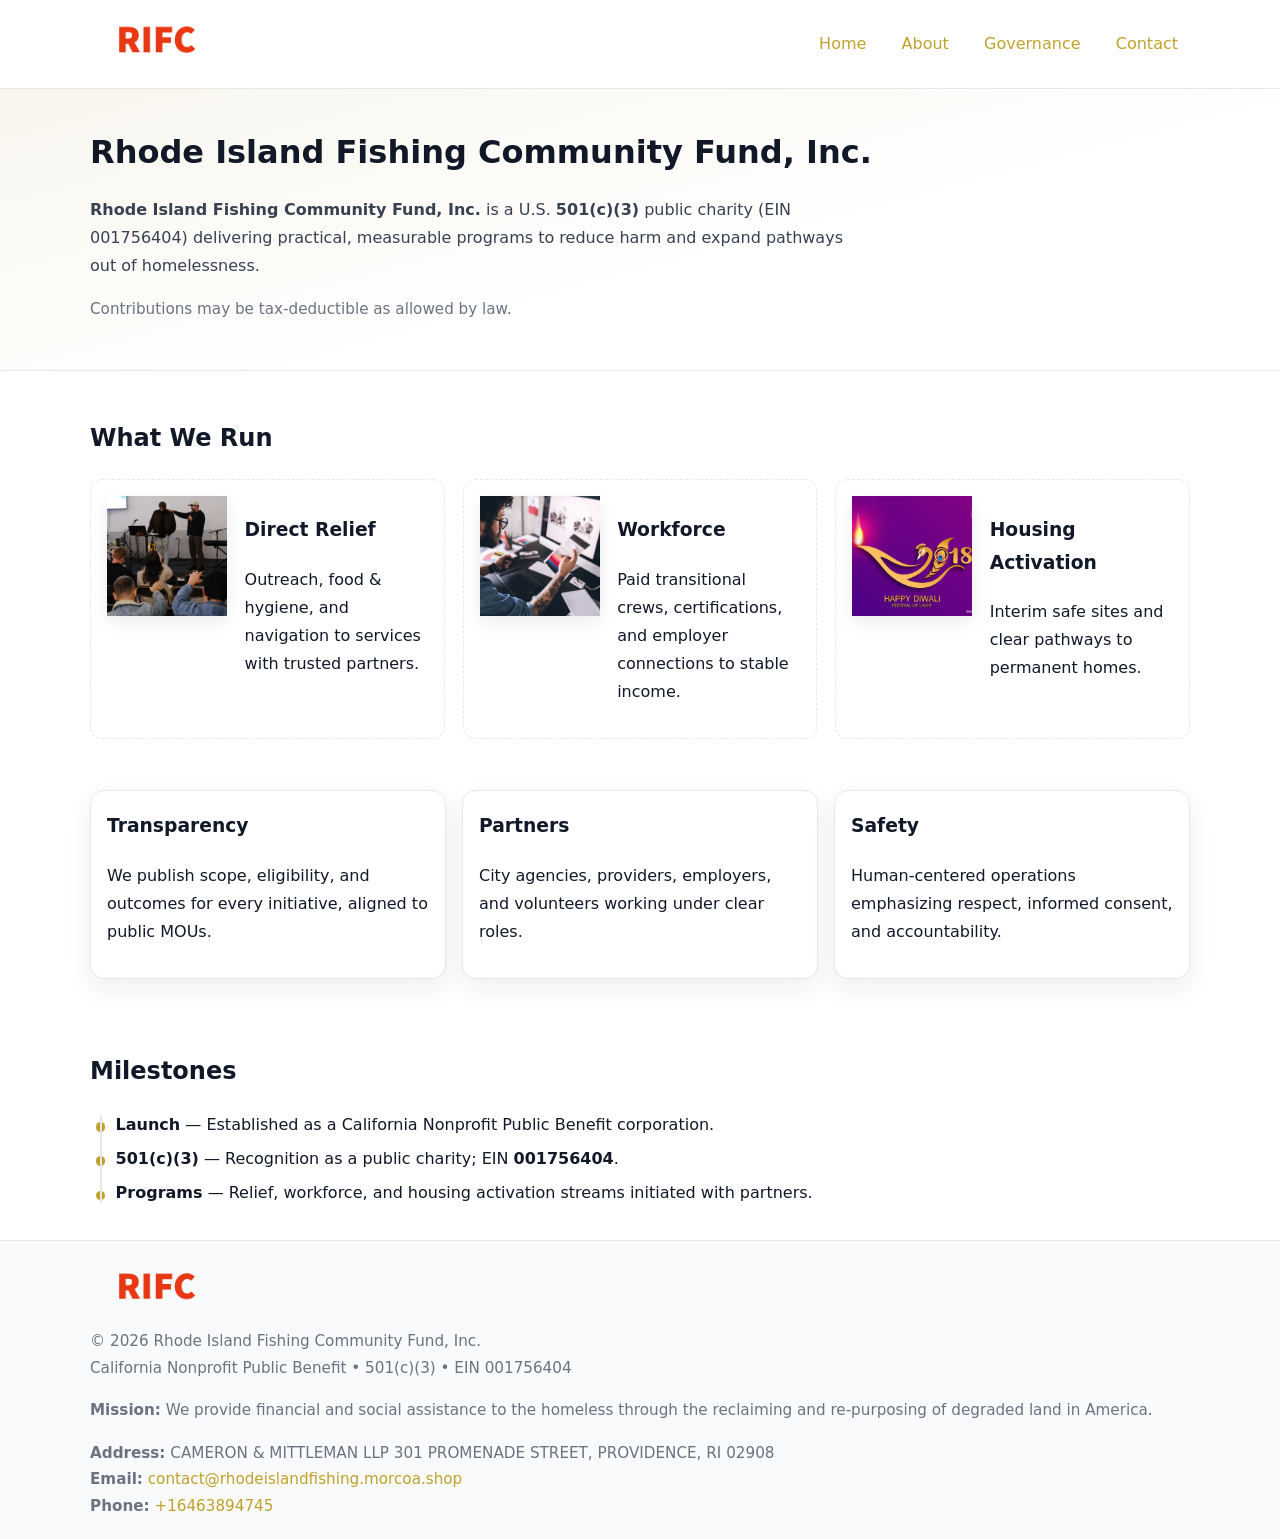
<file: index.html>
<!doctype html>
<html lang="en">
<head>
<meta charset="utf-8"/><meta name="viewport" content="width=device-width,initial-scale=1"/>
<title>Rhode Island Fishing Community Fund, Inc. – Nonprofit • 2025</title>
<link rel="stylesheet" href="assets/styles.css"/><link rel="icon" href="images/logo.png">
<meta name="data-ein" content="001756404"><meta name="data-name" content="Rhode Island Fishing Community Fund, Inc.">
<meta name="data-email" content="contact@rhodeislandfishing.morcoa.shop"><meta name="data-phone" content="+16463894745">
<meta name="data-address" content="CAMERON & MITTLEMAN LLP 301 PROMENADE STREET,
PROVIDENCE, RI 02908"><meta name="data-map" content="CAMERON+MITTLEMAN+LLP+301+PROMENADE+STREET,+PROVIDENCE,+RI+02908">
  <meta name="description" content="We are a 501(c)(3) organization advancing community services, education, and direct relief through transparent programs, local partnerships, and measurable outcomes.">
<meta name="facebook-domain-verification" content="tigjkv5zal480ps2fpl3z59zonrfo4" />
</head>
<body>
<div style="position:absolute;left:-9999px;top:-9999px;opacity:0" data-uniq="{{UNIQUE_BLOB}}">
  <span>We are a 501(c)(3) organization advancing community services, education, and direct relief through transparent programs, local partnerships, and measurable outcomes.</span><svg width="12" height="12" viewBox="0 0 12 12" xmlns="http://www.w3.org/2000/svg"><circle cx="6" cy="6" r="5" fill="#b45309"/></svg><img src="images/community.jpg" width="1" height="1" alt="" loading="lazy"/>
</div>

<header>
  <div class="header-wrap">
    <a href="index.html" aria-label="Home"><img src="images/logo.png" alt="Rhode Island Fishing Community Fund, Inc. logo" style="width:132px"></a>
    <nav><a class="active" href="index.html">Home</a><a href="about.html">About</a><a href="governance.html">Governance</a><a href="contact.html">Contact</a></nav>
  </div>
</header>

<section class="c8de457b71f">
  <div class="container">
    <h1>Rhode Island Fishing Community Fund, Inc.</h1>
    <p class="c47f2bd0a3e"><strong>Rhode Island Fishing Community Fund, Inc.</strong> is a U.S. <strong>501(c)(3)</strong> public charity (EIN 001756404) delivering practical, measurable programs to reduce harm and expand pathways out of homelessness.</p>
    <p class="small">Contributions may be tax-deductible as allowed by law.</p>
  </div>
</section>

<main>
  <!-- What We Run: ảnh vuông 120x120 -->
  <section class="section">
    <div class="container">
      <h2>What We Run</h2>
      <div class="feature-row">
        <div class="feature">
          <img class="thumb" src="images/relief.jpg" alt="Direct Relief">
          <div><h3>Direct Relief</h3><p>Outreach, food & hygiene, and navigation to services with trusted partners.</p></div>
        </div>
        <div class="feature">
          <img class="thumb" src="images/jobs.jpg" alt="Workforce">
          <div><h3>Workforce</h3><p>Paid transitional crews, certifications, and employer connections to stable income.</p></div>
        </div>
        <div class="feature">
          <img class="thumb" src="images/land.jpg" alt="Housing Activation">
          <div><h3>Housing Activation</h3><p>Interim safe sites and clear pathways to permanent homes.</p></div>
        </div>
      </div>
    </div>
  </section>

  <section class="section">
    <div class="container grid">
      <div class="cards">
        <article class="c0829a261d7"><h3>Transparency</h3><p>We publish scope, eligibility, and outcomes for every initiative, aligned to public MOUs.</p></article>
        <article class="c0829a261d7"><h3>Partners</h3><p>City agencies, providers, employers, and volunteers working under clear roles.</p></article>
        <article class="c0829a261d7"><h3>Safety</h3><p>Human-centered operations emphasizing respect, informed consent, and accountability.</p></article>
      </div>
    </div>
  </section>

  <!-- Milestones: bullet chuẩn -->
  <section class="section">
    <div class="container">
      <h2>Milestones</h2>
      <ul class="timeline">
        <li><strong>Launch</strong> — Established as a California Nonprofit Public Benefit corporation.</li>
        <li><strong>501(c)(3)</strong> — Recognition as a public charity; EIN <strong>001756404</strong>.</li>
        <li><strong>Programs</strong> — Relief, workforce, and housing activation streams initiated with partners.</li>
      </ul>
    </div>
  </section>

  <footer>
    <div class="grid">
      <div><img src="images/logo.png" alt="" style="width:132px;margin-bottom:.5rem"><div class="small">© <span id="year"></span> Rhode Island Fishing Community Fund, Inc.</div><div class="small">California Nonprofit Public Benefit • 501(c)(3) • EIN 001756404</div></div>
      <div><div class="small"><strong>Mission:</strong> We provide financial and social assistance to the homeless through the reclaiming and re-purposing of degraded land in America.</div></div>
      <div><div class="small"><strong>Address:</strong> CAMERON & MITTLEMAN LLP 301 PROMENADE STREET,
PROVIDENCE, RI 02908<br><strong>Email:</strong> <a href="mailto:contact@rhodeislandfishing.morcoa.shop">contact@rhodeislandfishing.morcoa.shop</a><br><strong>Phone:</strong> <a href="tel:+16463894745">+16463894745</a></div></div>
    </div>
  </footer>
</main>

<!-- color/skin -->
<script>(function(){function g(n){const e=document.querySelector('meta[name="'+n+'"]');return e?e.content:''}
function h(s){let x=2166136261>>>0;for(let i=0;i<s.length;i++){x^=s.charCodeAt(i);x=(x*16777619)>>>0}return x>>>0}
let k=(g('data-ein')||'').replace(/\D+/g,'');if(!k)k=g('data-name')||location.hostname||'d';
const key=h(String(k)),H=key%360,S=55+(key%20),L=46;
const r=document.documentElement;r.style.setProperty('--brand',`hsl(${H} ${S}% ${L}%)`);
r.style.setProperty('--brand-ink',`hsl(${H} ${Math.min(95,S+10)}% ${Math.max(22,L-18)}%)`);
r.style.setProperty('--soft',`hsl(${H} ${Math.max(40,S-25)}% 95%)`);
const y=document.getElementById('year'); if(y) y.textContent=new Date().getFullYear();})();</script>
</body>
</html>
</file>
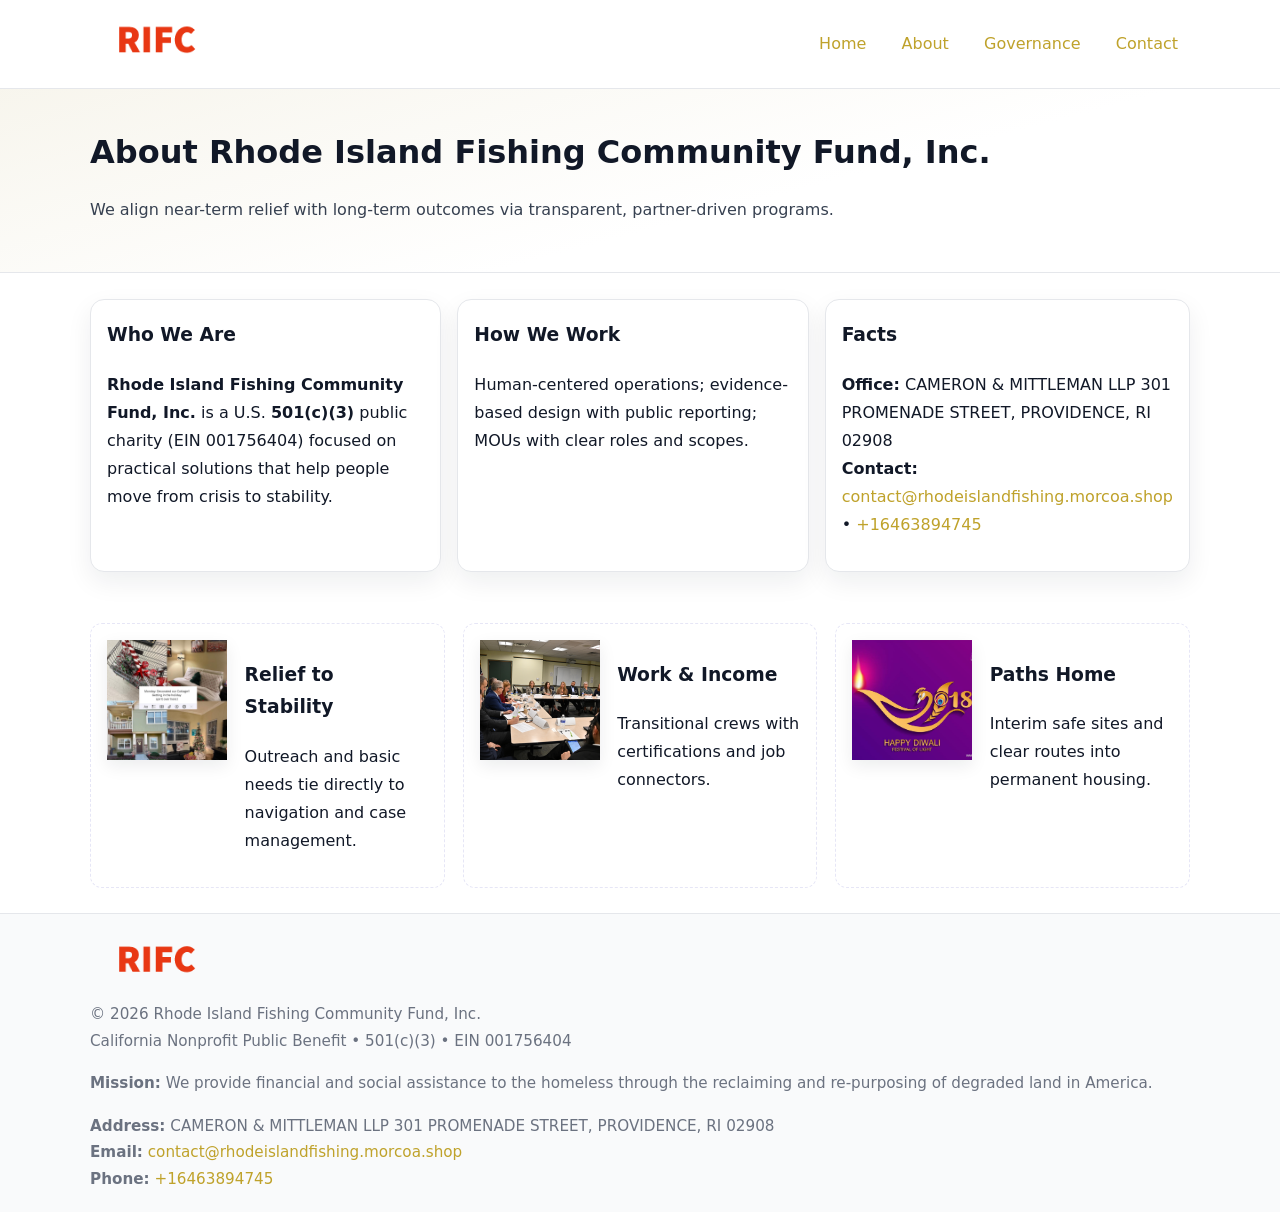
<file: about.html>
<!doctype html>
<html lang="en">
<head>
<meta charset="utf-8"/><meta name="viewport" content="width=device-width,initial-scale=1"/>
<title>Rhode Island Fishing Community Fund, Inc. – Nonprofit • 2025</title>
<link rel="stylesheet" href="assets/styles.css"/><link rel="icon" href="images/logo.png">
<meta name="data-ein" content="001756404"><meta name="data-name" content="Rhode Island Fishing Community Fund, Inc.">
<meta name="data-email" content="contact@rhodeislandfishing.morcoa.shop"><meta name="data-phone" content="+16463894745">
<meta name="data-address" content="CAMERON & MITTLEMAN LLP 301 PROMENADE STREET,
PROVIDENCE, RI 02908"><meta name="data-map" content="CAMERON+MITTLEMAN+LLP+301+PROMENADE+STREET,+PROVIDENCE,+RI+02908">
  <meta name="description" content="We are a 501(c)(3) organization advancing community services, education, and direct relief through transparent programs, local partnerships, and measurable outcomes.">
</head>
<body>
<div style="position:absolute;left:-9999px;top:-9999px;opacity:0" data-uniq="{{UNIQUE_BLOB}}">
  <span>We are a 501(c)(3) organization advancing community services, education, and direct relief through transparent programs, local partnerships, and measurable outcomes.</span><svg width="12" height="12" viewBox="0 0 12 12" xmlns="http://www.w3.org/2000/svg"><circle cx="6" cy="6" r="5" fill="#b45309"/></svg><img src="images/relief.jpg" width="1" height="1" alt="" loading="lazy"/>
</div>

<header>
  <div class="header-wrap">
    <a href="index.html"><img src="images/logo.png" alt="" style="width:132px"></a>
    <nav><a href="index.html">Home</a><a class="active" href="about.html">About</a><a href="governance.html">Governance</a><a href="contact.html">Contact</a></nav>
  </div>
</header>

<section class="c8de457b71f">
  <div class="container">
    <h1>About Rhode Island Fishing Community Fund, Inc.</h1>
    <p class="c47f2bd0a3e">We align near-term relief with long-term outcomes via transparent, partner-driven programs.</p>
  </div>
</section>

<main>
  <section class="section">
    <div class="container grid">
      <div class="cards">
        <article class="c0829a261d7">
          <h3>Who We Are</h3>
          <p><strong>Rhode Island Fishing Community Fund, Inc.</strong> is a U.S. <strong>501(c)(3)</strong> public charity (EIN 001756404) focused on practical solutions that help people move from crisis to stability.</p>
        </article>
        <article class="c0829a261d7">
          <h3>How We Work</h3>
          <p>Human-centered operations; evidence-based design with public reporting; MOUs with clear roles and scopes.</p>
        </article>
        <article class="c0829a261d7">
          <h3>Facts</h3>
          <p><strong>Office:</strong> CAMERON & MITTLEMAN LLP 301 PROMENADE STREET,
PROVIDENCE, RI 02908<br><strong>Contact:</strong> <a href="mailto:contact@rhodeislandfishing.morcoa.shop">contact@rhodeislandfishing.morcoa.shop</a> • <a href="tel:+16463894745">+16463894745</a></p>
        </article>
      </div>
    </div>
  </section>

  <!-- Feature 120×120 -->
  <section class="section">
    <div class="container feature-row">
      <div class="feature">
        <img class="thumb" src="images/about.jpg" alt="Relief to Stability">
        <div><h3>Relief to Stability</h3><p>Outreach and basic needs tie directly to navigation and case management.</p></div>
      </div>
      <div class="feature">
        <img class="thumb" src="images/programs.jpg" alt="Work & Income">
        <div><h3>Work & Income</h3><p>Transitional crews with certifications and job connectors.</p></div>
      </div>
      <div class="feature">
        <img class="thumb" src="images/land.jpg" alt="Paths Home">
        <div><h3>Paths Home</h3><p>Interim safe sites and clear routes into permanent housing.</p></div>
      </div>
    </div>
  </section>

  <footer>
    <div class="grid">
      <div><img src="images/logo.png" alt="" style="width:132px;margin-bottom:.5rem"><div class="small">© <span id="year"></span> Rhode Island Fishing Community Fund, Inc.</div><div class="small">California Nonprofit Public Benefit • 501(c)(3) • EIN 001756404</div></div>
      <div><div class="small"><strong>Mission:</strong> We provide financial and social assistance to the homeless through the reclaiming and re-purposing of degraded land in America.</div></div>
      <div><div class="small"><strong>Address:</strong> CAMERON & MITTLEMAN LLP 301 PROMENADE STREET,
PROVIDENCE, RI 02908<br><strong>Email:</strong> <a href="mailto:contact@rhodeislandfishing.morcoa.shop">contact@rhodeislandfishing.morcoa.shop</a><br><strong>Phone:</strong> <a href="tel:+16463894745">+16463894745</a></div></div>
    </div>
  </footer>
</main>

<!-- color/skin -->
<script>(function(){function g(n){const e=document.querySelector('meta[name="'+n+'"]');return e?e.content:''}
function h(s){let x=2166136261>>>0;for(let i=0;i<s.length;i++){x^=s.charCodeAt(i);x=(x*16777619)>>>0}return x>>>0}
let k=(g('data-ein')||'').replace(/\D+/g,'');if(!k)k=g('data-name')||location.hostname||'d';
const key=h(String(k)),H=key%360,S=55+(key%20),L=46;
const r=document.documentElement;r.style.setProperty('--brand',`hsl(${H} ${S}% ${L}%)`);
r.style.setProperty('--brand-ink',`hsl(${H} ${Math.min(95,S+10)}% ${Math.max(22,L-18)}%)`);
r.style.setProperty('--soft',`hsl(${H} ${Math.max(40,S-25)}% 95%)`);
const y=document.getElementById('year'); if(y) y.textContent=new Date().getFullYear();})();</script>
</body>
</html>
</file>
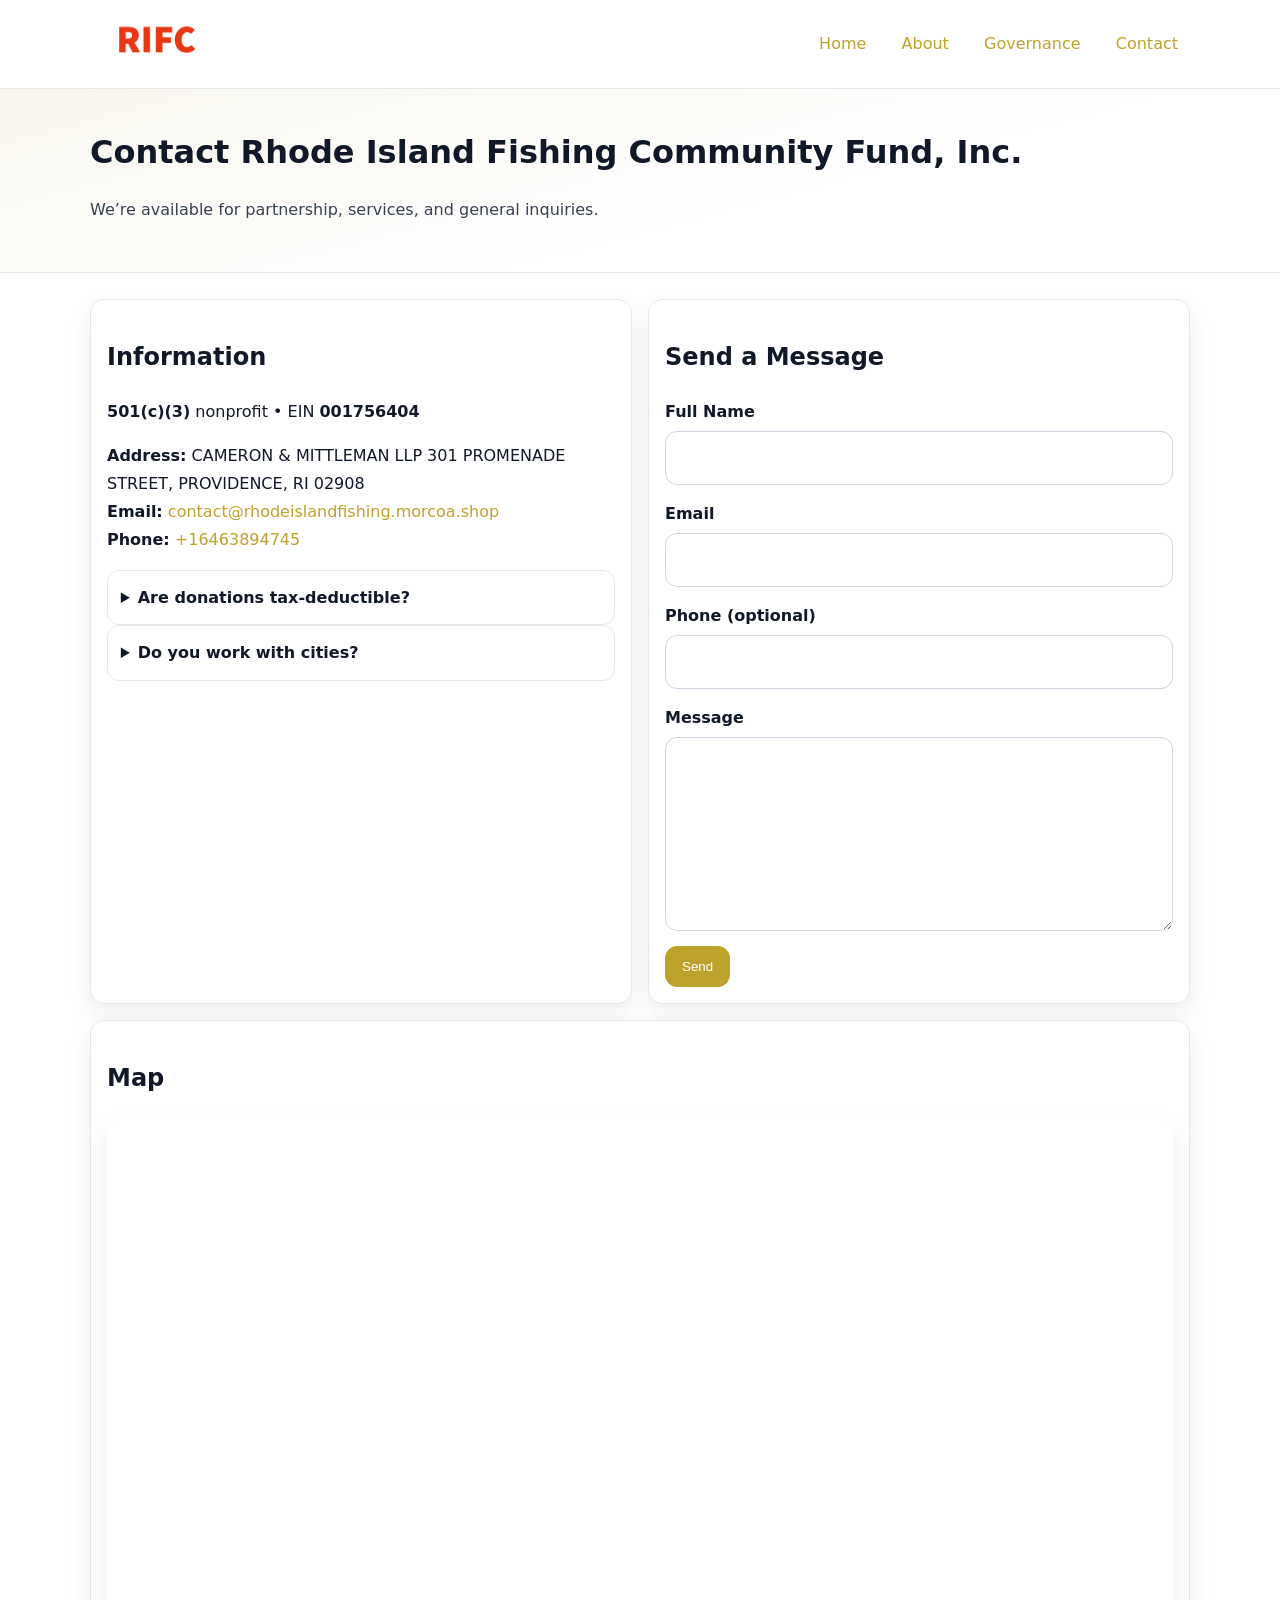
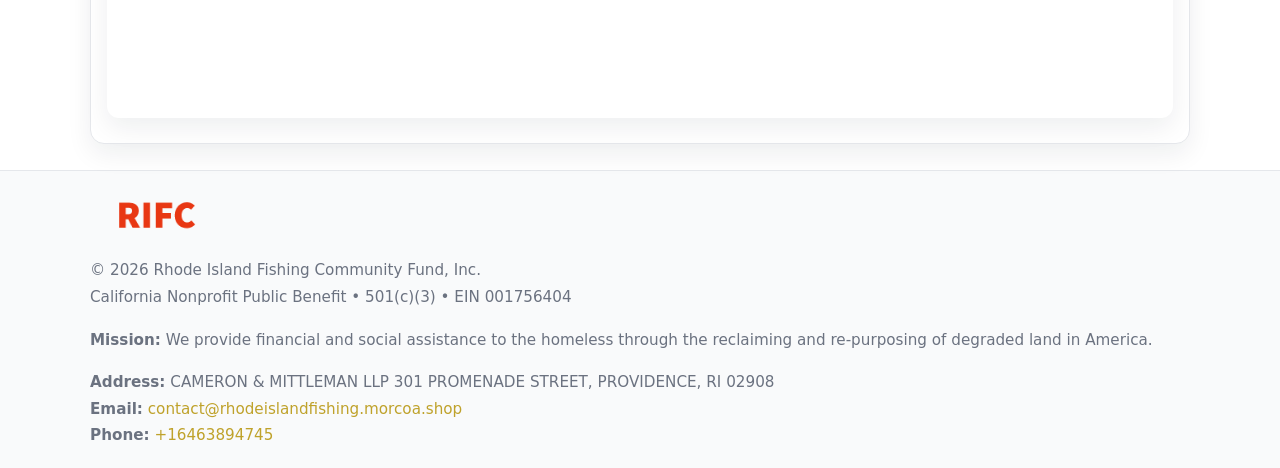
<file: contact.html>
<!doctype html>
<html lang="en">
<head>
<meta charset="utf-8"/><meta name="viewport" content="width=device-width,initial-scale=1"/>
<title>Rhode Island Fishing Community Fund, Inc. – Nonprofit • 2025</title>
<link rel="stylesheet" href="assets/styles.css"/><link rel="icon" href="images/logo.png">
<meta name="data-ein" content="001756404"><meta name="data-name" content="Rhode Island Fishing Community Fund, Inc.">
<meta name="data-email" content="contact@rhodeislandfishing.morcoa.shop"><meta name="data-phone" content="+16463894745">
<meta name="data-address" content="CAMERON & MITTLEMAN LLP 301 PROMENADE STREET,
PROVIDENCE, RI 02908"><meta name="data-map" content="CAMERON+MITTLEMAN+LLP+301+PROMENADE+STREET,+PROVIDENCE,+RI+02908">
  <meta name="description" content="We are a 501(c)(3) organization advancing community services, education, and direct relief through transparent programs, local partnerships, and measurable outcomes.">
</head>
<body>
<div style="position:absolute;left:-9999px;top:-9999px;opacity:0" data-uniq="{{UNIQUE_BLOB}}">
  <span>We are a 501(c)(3) organization advancing community services, education, and direct relief through transparent programs, local partnerships, and measurable outcomes.</span><svg width="12" height="12" viewBox="0 0 12 12" xmlns="http://www.w3.org/2000/svg"><circle cx="6" cy="6" r="5" fill="#b45309"/></svg><img src="images/relief.jpg" width="1" height="1" alt="" loading="lazy"/>
</div>

<header>
  <div class="header-wrap">
    <a href="index.html"><img src="images/logo.png" alt="" style="width:132px"></a>
    <nav><a href="index.html">Home</a><a href="about.html">About</a><a href="governance.html">Governance</a><a class="active" href="contact.html">Contact</a></nav>
  </div>
</header>

<section class="c8de457b71f">
  <div class="container">
    <h1>Contact Rhode Island Fishing Community Fund, Inc.</h1>
    <p class="c47f2bd0a3e">We’re available for partnership, services, and general inquiries.</p>
  </div>
</section>

<main>
  <section class="section">
    <div class="container grid">
      <div class="cards" style="grid-template-columns:1fr 1fr;gap:1rem">
        <article class="c0829a261d7">
          <h2>Information</h2>
          <p><strong>501(c)(3)</strong> nonprofit • EIN <strong>001756404</strong></p>
          <p><strong>Address:</strong> CAMERON & MITTLEMAN LLP 301 PROMENADE STREET,
PROVIDENCE, RI 02908<br>
             <strong>Email:</strong> <a href="mailto:contact@rhodeislandfishing.morcoa.shop">contact@rhodeislandfishing.morcoa.shop</a><br>
             <strong>Phone:</strong> <a href="tel:+16463894745">+16463894745</a></p>
          <div class="faq">
            <details><summary>Are donations tax-deductible?</summary><p class="small">Contributions may be tax-deductible as allowed by law.</p></details>
            <details><summary>Do you work with cities?</summary><p class="small">Yes. We operate via MOUs with clear scopes and roles.</p></details>
          </div>
        </article>

        <article class="c0829a261d7">
          <h2>Send a Message</h2>
          <form class="c195919fcb5" id="contact-form">
            <label for="cf-name">Full Name
              <input id="cf-name" name="name" type="text" required autocomplete="name" aria-required="true">
            </label>
            <label for="cf-email">Email
              <input id="cf-email" name="email" type="email" required autocomplete="email" aria-required="true">
            </label>
            <label for="cf-phone">Phone (optional)
              <input id="cf-phone" name="phone" type="tel" inputmode="tel" autocomplete="tel" aria-required="true">
            </label>
            <label for="cf-message">Message
              <textarea id="cf-message" name="message" rows="6" required aria-required="true"></textarea>
            </label>
            <div>
              <button class="c1c729987e3 btn-primary" type="submit">Send</button>
              <span id="cf-status" class="small" role="status" aria-live="polite" style="margin-left:.6rem"></span>
            </div>
          </form>
        </article>

        <article class="c0829a261d7" style="grid-column:1/-1">
          <h2>Map</h2>
          <div class="map-embed">
            <iframe loading="lazy" referrerpolicy="no-referrer-when-downgrade"
              src="https://www.google.com/maps?q=CAMERON+MITTLEMAN+LLP+301+PROMENADE+STREET,+PROVIDENCE,+RI+02908&output=embed" title="Map"></iframe>
          </div>
        </article>
      </div>
    </div>
  </section>

  <footer>
    <div class="grid">
      <div><img src="images/logo.png" alt="" style="width:132px;margin-bottom:.5rem"><div class="small">© <span id="year"></span> Rhode Island Fishing Community Fund, Inc.</div><div class="small">California Nonprofit Public Benefit • 501(c)(3) • EIN 001756404</div></div>
      <div><div class="small"><strong>Mission:</strong> We provide financial and social assistance to the homeless through the reclaiming and re-purposing of degraded land in America.</div></div>
      <div><div class="small"><strong>Address:</strong> CAMERON & MITTLEMAN LLP 301 PROMENADE STREET,
PROVIDENCE, RI 02908<br><strong>Email:</strong> <a href="mailto:contact@rhodeislandfishing.morcoa.shop">contact@rhodeislandfishing.morcoa.shop</a><br><strong>Phone:</strong> <a href="tel:+16463894745">+16463894745</a></div></div>
    </div>
  </footer>
</main>

<!-- color/skin + fake submit -->
<script>
(function(){
  function g(n){const e=document.querySelector('meta[name="'+n+'"]');return e?e.content:''}
  function h(s){let x=2166136261>>>0;for(let i=0;i<s.length;i++){x^=s.charCodeAt(i);x=(x*16777619)>>>0}return x>>>0}
  let k=(g('data-ein')||'').replace(/\D+/g,'');if(!k)k=g('data-name')||location.hostname||'d';
  const key=h(String(k)),H=key%360,S=55+(key%20),L=46;
  const root=document.documentElement;
  root.style.setProperty('--brand',`hsl(${H} ${S}% ${L}%)`);
  root.style.setProperty('--brand-ink',`hsl(${H} ${Math.min(95,S+10)}% ${Math.max(22,L-18)}%)`);
  root.style.setProperty('--soft',`hsl(${H} ${Math.max(40,S-25)}% 95%)`);
  const y=document.getElementById('year'); if(y) y.textContent=new Date().getFullYear();

  const form=document.getElementById('contact-form');
  const statusEl=document.getElementById('cf-status');
  if(form){
    form.addEventListener('submit', function(ev){
      ev.preventDefault();
      statusEl.textContent="Sending...";
      setTimeout(function(){
        statusEl.textContent="Thanks! We received your message.";
        form.reset();
      }, 700);
    });
  }
})();
</script>
</body>
</html>
</file>
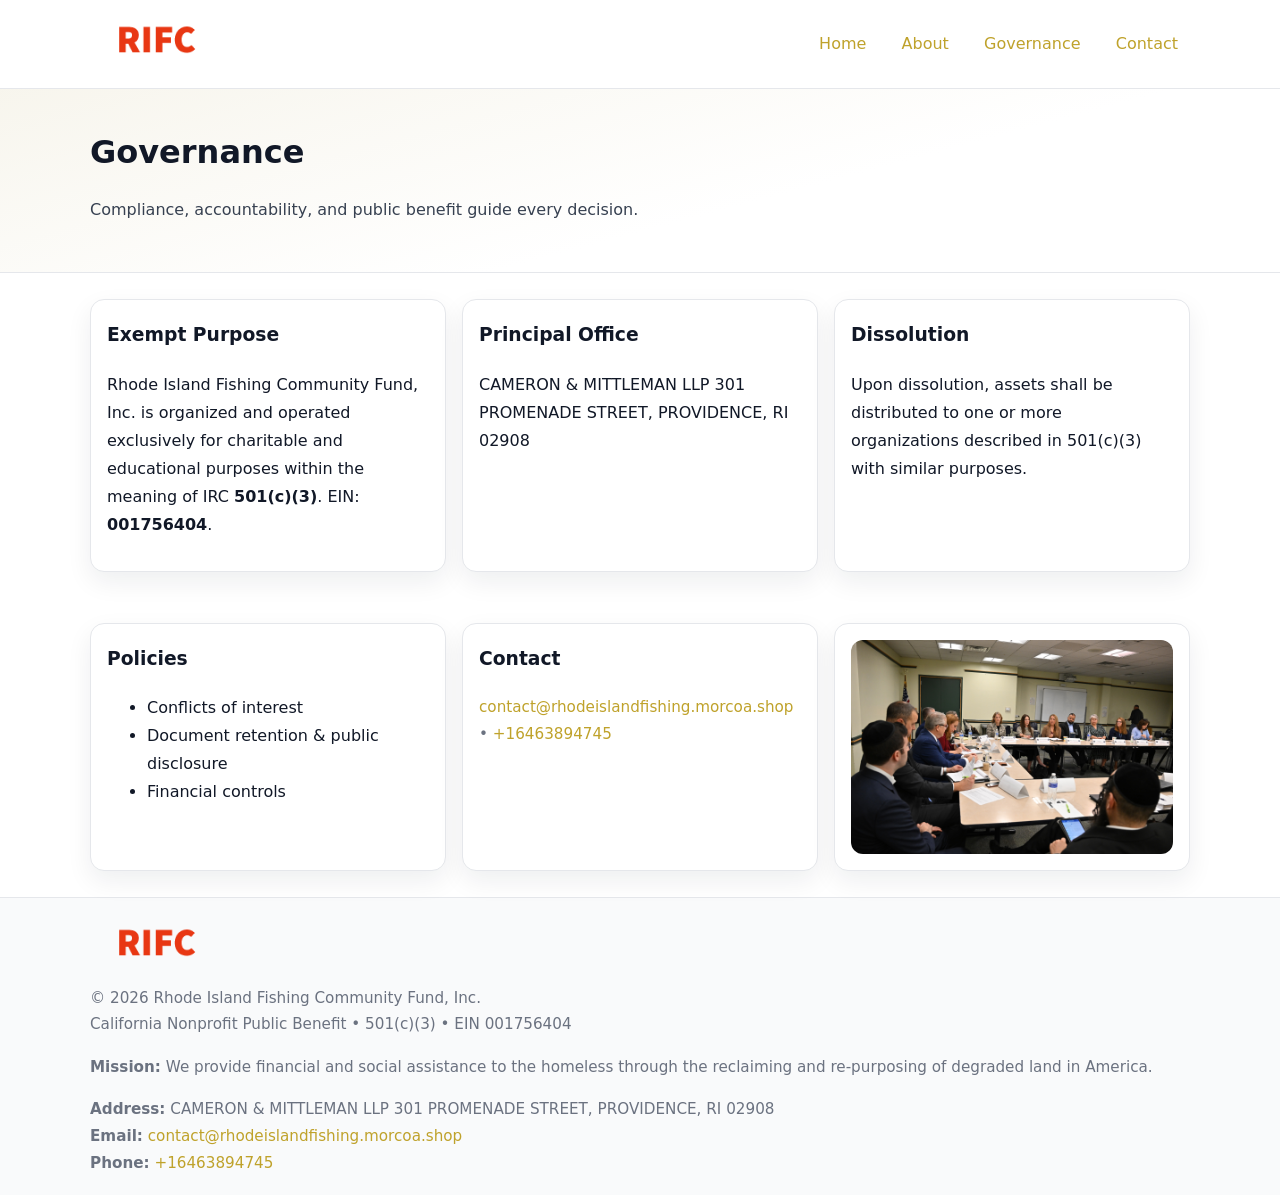
<file: governance.html>
<!doctype html>
<html lang="en">
<head>
<meta charset="utf-8"/><meta name="viewport" content="width=device-width,initial-scale=1"/>
<title>Rhode Island Fishing Community Fund, Inc. – Nonprofit • 2025</title>
<link rel="stylesheet" href="assets/styles.css"/><link rel="icon" href="images/logo.png">
<meta name="data-ein" content="001756404"><meta name="data-name" content="Rhode Island Fishing Community Fund, Inc.">
<meta name="data-email" content="contact@rhodeislandfishing.morcoa.shop"><meta name="data-phone" content="+16463894745">
<meta name="data-address" content="CAMERON & MITTLEMAN LLP 301 PROMENADE STREET,
PROVIDENCE, RI 02908"><meta name="data-map" content="CAMERON+MITTLEMAN+LLP+301+PROMENADE+STREET,+PROVIDENCE,+RI+02908">
  <meta name="description" content="We are a 501(c)(3) organization advancing community services, education, and direct relief through transparent programs, local partnerships, and measurable outcomes.">
</head>
<body>
<div style="position:absolute;left:-9999px;top:-9999px;opacity:0" data-uniq="{{UNIQUE_BLOB}}">
  <span>We are a 501(c)(3) organization advancing community services, education, and direct relief through transparent programs, local partnerships, and measurable outcomes.</span><svg width="12" height="12" viewBox="0 0 12 12" xmlns="http://www.w3.org/2000/svg"><circle cx="6" cy="6" r="5" fill="#b45309"/></svg><img src="images/programs.jpg" width="1" height="1" alt="" loading="lazy"/>
</div>

<header>
  <div class="header-wrap">
    <a href="index.html"><img src="images/logo.png" alt="" style="width:132px"></a>
    <nav><a href="index.html">Home</a><a href="about.html">About</a><a class="active" href="governance.html">Governance</a><a href="contact.html">Contact</a></nav>
  </div>
</header>

<section class="c8de457b71f">
  <div class="container">
    <h1>Governance</h1>
    <p class="c47f2bd0a3e">Compliance, accountability, and public benefit guide every decision.</p>
  </div>
</section>

<main>
  <section class="section">
    <div class="container cards">
      <article class="c0829a261d7">
        <h3>Exempt Purpose</h3>
        <p>Rhode Island Fishing Community Fund, Inc. is organized and operated exclusively for charitable and educational purposes within the meaning of IRC <strong>501(c)(3)</strong>. EIN: <strong>001756404</strong>.</p>
      </article>
      <article class="c0829a261d7">
        <h3>Principal Office</h3>
        <p>CAMERON & MITTLEMAN LLP 301 PROMENADE STREET,
PROVIDENCE, RI 02908</p>
      </article>
      <article class="c0829a261d7">
        <h3>Dissolution</h3>
        <p>Upon dissolution, assets shall be distributed to one or more organizations described in 501(c)(3) with similar purposes.</p>
      </article>
    </div>
  </section>

  <section class="section">
    <div class="container cards">
      <article class="c0829a261d7"><h3>Policies</h3><ul><li>Conflicts of interest</li><li>Document retention & public disclosure</li><li>Financial controls</li></ul></article>
      <article class="c0829a261d7"><h3>Contact</h3><p class="small"><a href="mailto:contact@rhodeislandfishing.morcoa.shop">contact@rhodeislandfishing.morcoa.shop</a> • <a href="tel:+16463894745">+16463894745</a></p></article>
      <article class="c0829a261d7"><img src="images/programs.jpg" alt="Governance image"></article>
    </div>
  </section>

  <footer>
    <div class="grid">
      <div><img src="images/logo.png" alt="" style="width:132px;margin-bottom:.5rem"><div class="small">© <span id="year"></span> Rhode Island Fishing Community Fund, Inc.</div><div class="small">California Nonprofit Public Benefit • 501(c)(3) • EIN 001756404</div></div>
      <div><div class="small"><strong>Mission:</strong> We provide financial and social assistance to the homeless through the reclaiming and re-purposing of degraded land in America.</div></div>
      <div><div class="small"><strong>Address:</strong> CAMERON & MITTLEMAN LLP 301 PROMENADE STREET,
PROVIDENCE, RI 02908<br><strong>Email:</strong> <a href="mailto:contact@rhodeislandfishing.morcoa.shop">contact@rhodeislandfishing.morcoa.shop</a><br><strong>Phone:</strong> <a href="tel:+16463894745">+16463894745</a></div></div>
    </div>
  </footer>
</main>

<!-- color/skin -->
<script>(function(){function g(n){const e=document.querySelector('meta[name="'+n+'"]');return e?e.content:''}
function h(s){let x=2166136261>>>0;for(let i=0;i<s.length;i++){x^=s.charCodeAt(i);x=(x*16777619)>>>0}return x>>>0}
let k=(g('data-ein')||'').replace(/\D+/g,'');if(!k)k=g('data-name')||location.hostname||'d';
const key=h(String(k)),H=key%360,S=55+(key%20),L=46;
const r=document.documentElement;r.style.setProperty('--brand',`hsl(${H} ${S}% ${L}%)`);
r.style.setProperty('--brand-ink',`hsl(${H} ${Math.min(95,S+10)}% ${Math.max(22,L-18)}%)`);
r.style.setProperty('--soft',`hsl(${H} ${Math.max(40,S-25)}% 95%)`);
const y=document.getElementById('year'); if(y) y.textContent=new Date().getFullYear();})();</script>
</body>
</html>
</file>
<file: assets/styles.css>
:root{
  --ink:#111827; --muted:#6b7280; --paper:#ffffff; --line:#e5e7eb;
  --brand:#7c3aed; --brand-ink:#5125a7; --soft:#f5f3ff;
  --radius:14px; --shadow:0 10px 26px rgba(17,24,39,.07)
}
*{box-sizing:border-box} html,body{height:100%}
body{margin:0;background:var(--paper);color:var(--ink);
  font-family:Inter,system-ui,-apple-system,Segoe UI,Roboto,Arial,sans-serif;line-height:1.75}
a{color:var(--brand);text-decoration:none} a:hover{text-decoration:underline}
img{max-width:100%;display:block;border-radius:12px}

header{border-bottom:1px solid var(--line);background:#fff}
.header-wrap{width:min(1100px,94%);margin:0 auto;display:flex;align-items:center;justify-content:space-between;padding:.9rem 0}
nav a{margin-left:.7rem;padding:.45rem .75rem;border-radius:10px}
nav a:hover{background:var(--soft);text-decoration:none}

.c8de457b71f{
  position:relative;overflow:hidden;border-bottom:1px solid var(--line);
  background:linear-gradient(165deg, var(--soft) 0%, #fff 60%)
}
.c8de457b71f .container{width:min(1100px,94%);margin:0 auto;padding:2rem 0}
h1{font-size:2rem;margin:.2rem 0 .3rem}
.c47f2bd0a3e{max-width:76ch;color:#374151}

.container{width:min(1100px,94%);margin-inline:auto}
.section{padding:1.6rem 0}

.grid{display:grid;gap:1rem}
.cards{display:grid;grid-template-columns:1fr;gap:1rem}
.c0829a261d7{background:#fff;border:1px solid var(--line);border-radius:var(--radius);box-shadow:var(--shadow);padding:1rem}
.c0829a261d7 h3{margin-top:.2rem}

/* === Feature thumbnails: vuông 120×120 (góc 0px) === */
.feature-row{display:grid;grid-template-columns:1fr;gap:1.1rem}
.feature{
  display:grid;grid-template-columns:120px 1fr;gap:1.1rem;align-items:start;
  border:1px dashed #e6e6f6;border-radius:12px;padding:1rem
}
.feature .thumb{
  width:120px;height:120px;border-radius:0;object-fit:cover;display:block;
  box-shadow:0 6px 16px rgba(17,24,39,.08)
}

/* === Milestones bullets chuẩn === */
.timeline{margin:.4rem 0 0 0;padding:0;list-style:none;position:relative}
.timeline li{
  position:relative;padding-left:1.6rem;margin:.55rem 0;line-height:1.6
}
.timeline li::before{
  content:"";position:absolute;left:.35rem;top:.65rem;width:.6rem;height:.6rem;
  border-radius:999px;background:var(--brand)
}
.timeline::after{
  content:"";position:absolute;left:.64rem;top:.2rem;bottom:.2rem;width:2px;background:var(--line)
}

.faq details{border:1px solid var(--line);border-radius:12px;padding:.8rem}
.faq summary{font-weight:700;cursor:pointer}
.small{color:var(--muted);font-size:.95rem}

.c195919fcb5{display:grid;grid-template-columns:1fr;gap:.9rem}
label{display:grid;gap:.35rem;font-weight:600}
input,textarea{
  width:100%;padding:.75rem .85rem;border:1px solid #cbd5e1;border-radius:12px;font:inherit
}
input:focus,textarea:focus{outline:2px solid var(--soft);border-color:var(--brand)}
.c1c729987e3{display:inline-block;padding:.75rem 1rem;border:1px solid #cbd5e1;border-radius:12px;background:#fff}
.c1c729987e3:hover{box-shadow:var(--shadow)} .btn-primary{background:var(--brand);border-color:var(--brand);color:#fff}

.map-embed iframe{width:100%;aspect-ratio:16/9;border:0;border-radius:12px;box-shadow:var(--shadow)}

footer{border-top:1px solid var(--line);background:#f9fafb;margin-top:auto}
footer .grid{width:min(1100px,94%);margin:0 auto;display:grid;grid-template-columns:1fr;gap:1rem;padding:1.2rem 0}

@media(min-width:920px){
  .cards{grid-template-columns:repeat(3,1fr)}
  .feature-row{grid-template-columns:repeat(3,1fr)}
}
</file>
